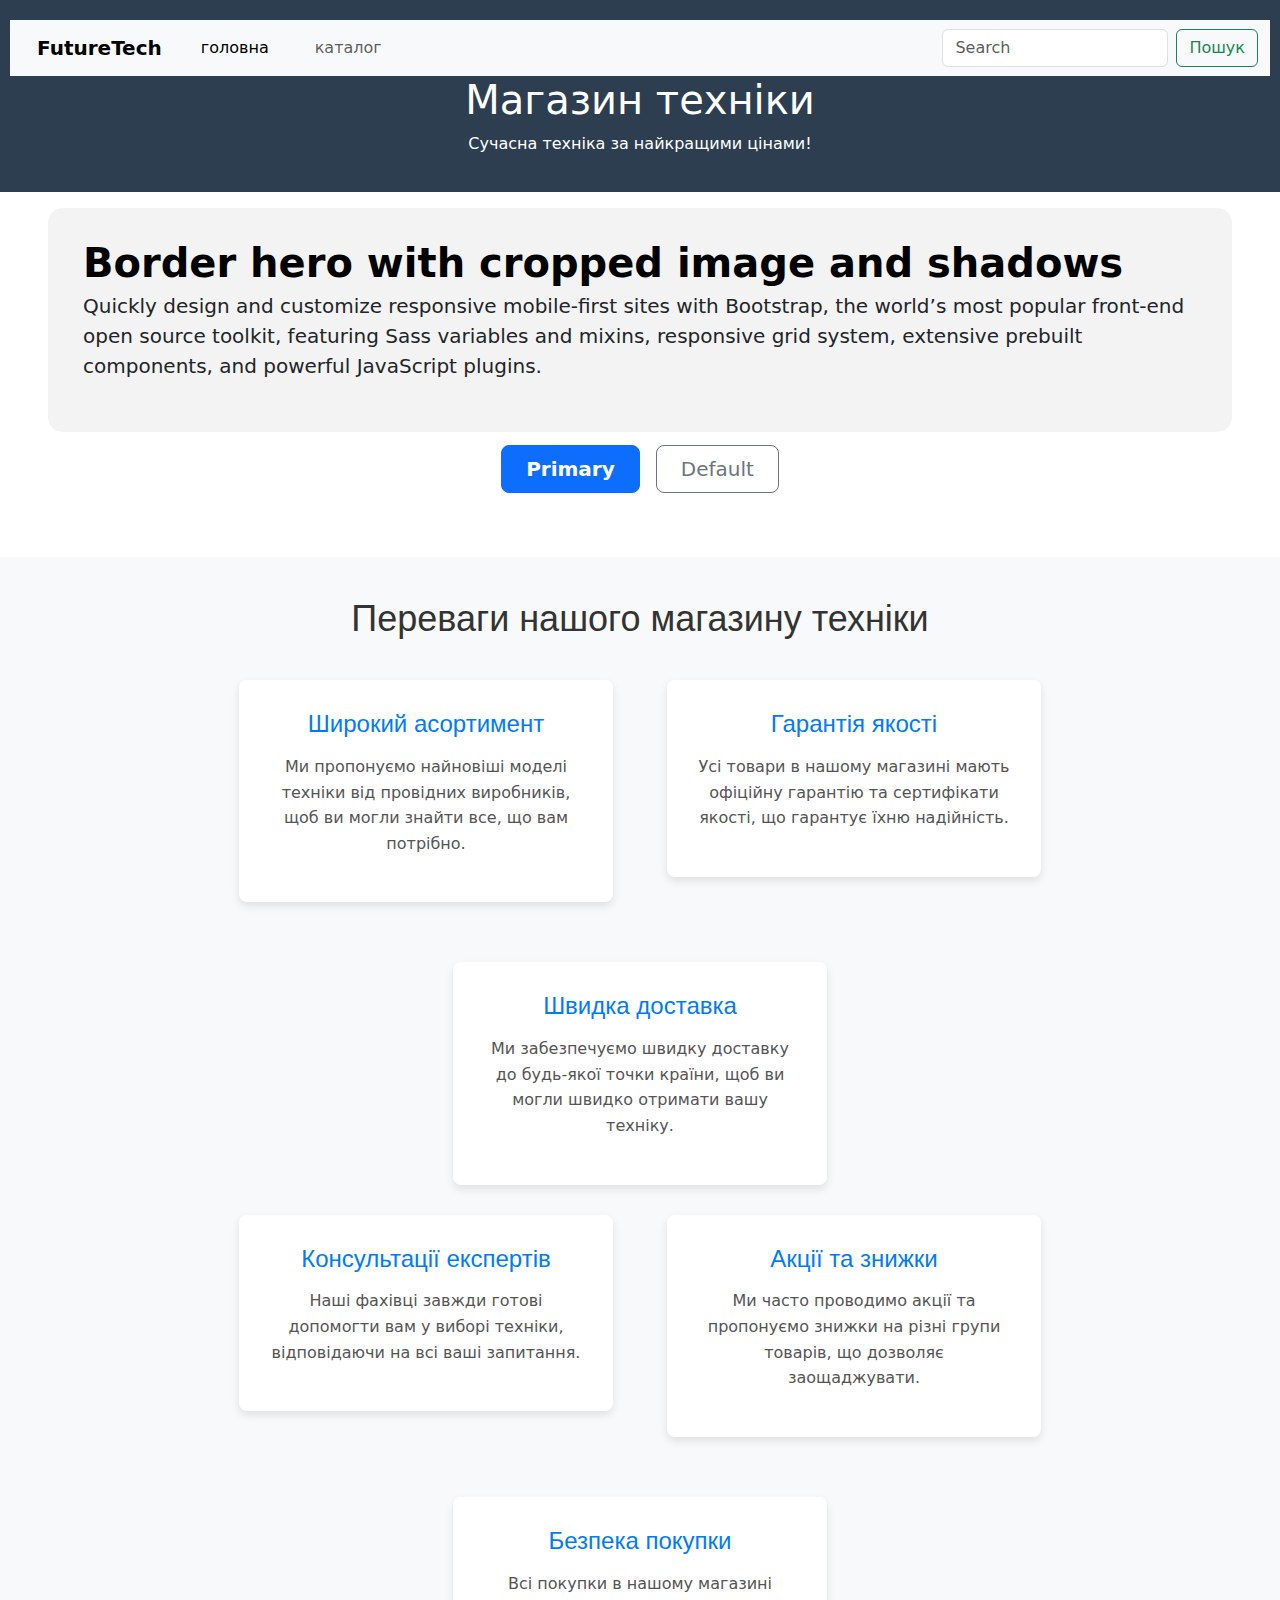
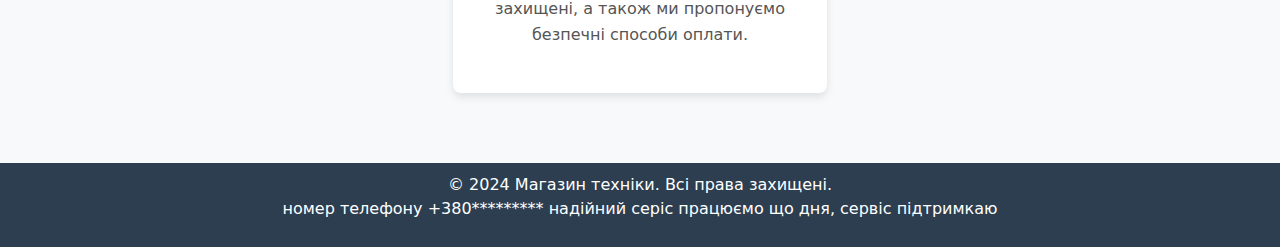
<file: index.html>
<!DOCTYPE html>
<html lang="uk">
<head>
    <meta charset="UTF-8">
    <meta name="viewport" content="width=device-width, initial-scale=1.0">
    <title>Магазин техніки</title>
  <link rel="stylesheet" href="./styles.css" />
    <link href="https://cdn.jsdelivr.net/npm/bootstrap@5.3.3/dist/css/bootstrap.min.css" rel="stylesheet" integrity="sha384-QWTKZyjpPEjISv5WaRU9OFeRpok6YctnYmDr5pNlyT2bRjXh0JMhjY6hW+ALEwIH" crossorigin="anonymous">
    </head>
<body>
    <header>
        <nav class="navbar navbar-expand-lg bg-body-tertiary">
            <div class="container-fluid">
                <a class="navbar-brand" href="#">FutureTech</a>
                <button class="navbar-toggler" type="button" data-bs-toggle="collapse" data-bs-target="#navbarSupportedContent" aria-controls="navbarSupportedContent" aria-expanded="false" aria-label="Toggle navigation">
                <span class="navbar-toggler-icon"></span>
                </button>
                <div class="collapse navbar-collapse" id="navbarSupportedContent">
                <ul class="navbar-nav me-auto mb-2 mb-lg-0">
                    <li class="nav-item">
                    <a class="nav-link active" aria-current="page" href="index.html">головна</a>
                    </li>
                    <li class="nav-item">
                    <a class="nav-link" href="catalog.html">каталог</a>
                    </li>
                    
     
                </ul>
                <form class="d-flex" role="search">
                    <input class="form-control me-2" type="search" placeholder="Search" aria-label="Search">
                    <button class="btn btn-outline-success" type="submit">Пошук</button>
                </form>
                </div>
            </div>
        </nav>
        <h1>Магазин техніки</h1>
        <p>Сучасна техніка за найкращими цінами!</p>
    </header>

    <main>
        <div class="hero">
            <div class="w-100 p-3 p-lg-5 pt-lg-3 hero-bg">
                <div class="hero-text">
                    <h1 class="fw-bold lh-1 text-body-emphasis">Border hero with cropped image and shadows</h1>
                    <p class="lead">Quickly design and customize responsive mobile-first sites with Bootstrap, the world’s most popular front-end open source toolkit, featuring Sass variables and mixins, responsive grid system, extensive prebuilt components, and powerful JavaScript plugins.</p>
                </div>
                <div class="d-grid gap-2 d-md-flex justify-content-md-start mb-4 mb-lg-3">
                <button type="button" class="btn btn-primary btn-lg px-4 me-md-2 fw-bold">Primary</button>
                <button type="button" class="btn btn-outline-secondary btn-lg px-4">Default</button>
                </div>
            </div>
        </div>

        <!-- інші розділи -->
        <section class="advantages">
            <div class="stars-background"></div>
            <div class="container">
                <h2>Переваги нашого магазину техніки</h2>
                <div class="row">
                <div class="col-md-4">
                    <div class="advantage-item">
                    <h3>Широкий асортимент</h3>
                    <p>Ми пропонуємо найновіші моделі техніки від провідних виробників, щоб ви могли знайти все, що вам потрібно.</p>
                    </div>
                </div>
                <div class="col-md-4">
                    <div class="advantage-item">
                    <h3>Гарантія якості</h3>
                    <p>Усі товари в нашому магазині мають офіційну гарантію та сертифікати якості, що гарантує їхню надійність.</p>
                    </div>
                </div>
                <div class="col-md-4">
                    <div class="advantage-item">
                    <h3>Швидка доставка</h3>
                    <p>Ми забезпечуємо швидку доставку до будь-якої точки країни, щоб ви могли швидко отримати вашу техніку.</p>
                    </div>
                </div>
                </div>
                <div class="row">
                <div class="col-md-4">
                    <div class="advantage-item">
                    <h3>Консультації експертів</h3>
                    <p>Наші фахівці завжди готові допомогти вам у виборі техніки, відповідаючи на всі ваші запитання.</p>
                    </div>
                </div>
                <div class="col-md-4">
                    <div class="advantage-item">
                    <h3>Акції та знижки</h3>
                    <p>Ми часто проводимо акції та пропонуємо знижки на різні групи товарів, що дозволяє заощаджувати.</p>
                    </div>
                </div>
                <div class="col-md-4">
                    <div class="advantage-item">
                    <h3>Безпека покупки</h3>
                    <p>Всі покупки в нашому магазині захищені, а також ми пропонуємо безпечні способи оплати.</p>
                    </div>
                </div>
                </div>
            </div>
            </section>

    </main>
    <footer>
        <p>&copy; 2024 Магазин техніки. Всі права захищені.                        
                <br>  номер телефону +380*********    
          надійний серіс працюємо що дня, сервіс підтримкаю </p>
    </footer>
</body>
<script>

</script>
<script src="https://cdn.jsdelivr.net/npm/bootstrap@5.3.3/dist/js/bootstrap.bundle.min.js" integrity="sha384-YvpcrYf0tY3lHB60NNkmXc5s9fDVZLESaAA55NDzOxhy9GkcIdslK1eN7N6jIeHz" crossorigin="anonymous"></script>
</html>
</file>
<file: styles.css>
body {
    font-family: sans-serif;
}

body {
    font-family: Arial, sans-serif;
    margin: 0;
    padding: 0;
    background-color: #f4f4f4;
}
header {
    background-color: #2c3e50;
    color: #fff;
    padding: 20px 10px;
    text-align: center;
}
nav {
    background-color: #34495e;
    padding: 10px;
    text-align: center;
}
nav a {
    color: #fff;
    text-decoration: none;
    margin: 0 15px;
    font-weight: bold;
}
nav a:hover {
    color: #f39c12;
}
.container {
    display: flex;
    flex-wrap: wrap;
    justify-content: center;
    padding: 20px;
}
.product {
    background: #fff;
    border: 1px solid #ddd;
    border-radius: 5px;
    margin: 15px;
    padding: 15px;
    width: 250px;
    text-align: center;
    box-shadow: 0 2px 5px rgba(0,0,0,0.1);
}
.product img {
    max-width: 250px;
    height: 210px;
}
.product h3 {
    font-size: 18px;
    color: #333;
}
.product p {
    font-size: 16px;
    color: #666;
}
.product button {
    background-color: #27ae60;
    color: #fff;
    border: none;
    padding: 10px 15px;
    cursor: pointer;
    border-radius: 3px;
    font-size: 16px;
}
.product button:hover {
    background-color: #2ecc71;
}
footer {
    background-color: #2c3e50;
    color: #fff;
    text-align: center;
    padding: 10px 0;
    width: 100%;
}

.hero{
    width: 100%;


}

.hero-bg{
    display: flex;
    justify-content: center;
    align-items: center;

    flex-direction: column;

    padding: 20px;
    background-image: url(https://images6.alphacoders.com/133/1338694.png);
    background-position: center;
    background-repeat: no-repeat;
    background-size: cover;
}

.hero-text{
    background: #dddddd5d;
    padding: 35px;
    border-radius: 15px;
    margin-bottom: 13px;
}

/* Загальні стилі для розділу */
.advantages {
  background-color: #f8f9fa;
  padding: 40px 0;
}

.advantages .container {
  max-width: 1200px;
  margin: 0 auto;
  padding: 0 15px;
}

/* Заголовок розділу */
.advantages h2 {
  text-align: center;
  font-size: 36px;
  color: #333;
  margin-bottom: 40px;
  font-family: 'Arial', sans-serif;
}

/* Стилі для контейнерів з перевагами */
.advantage-item {
  background-color: #ffffff;
  border-radius: 8px;
  box-shadow: 0 4px 8px rgba(0, 0, 0, 0.1);
  padding: 30px;
  text-align: center;
  transition: all 0.3s ease;
}

.advantage-item:hover {
  transform: translateY(-10px);
  box-shadow: 0 8px 16px rgba(0, 0, 0, 0.2);
}

.advantage-item h3 {
  font-size: 24px;
  color: #007bff;
  margin-bottom: 15px;
  font-family: 'Arial', sans-serif;
}

.advantage-item p {
  font-size: 16px;
  color: #555;
  line-height: 1.6;
}

/* Сітка для переваг */
.row {
  display: flex;
  flex-wrap: wrap;
  gap: 30px;
  justify-content: center;
}

.col-md-4 {
  flex: 1 1 calc(33.333% - 30px);
  max-width: calc(33.333% - 30px);
  margin-bottom: 30px;
}

@media (max-width: 768px) {
  .col-md-4 {
    flex: 1 1 100%;
    max-width: 100%;
  }
}

/* Стилі для кнопки або додаткових елементів (за бажанням) */
.advantages .btn {
  display: inline-block;
  padding: 12px 30px;
  background-color: #007bff;
  color: #fff;
  font-size: 16px;
  text-decoration: none;
  border-radius: 5px;
  text-align: center;
  margin-top: 20px;
  transition: background-color 0.3s ease;
}

.advantages .btn:hover {
  background-color: #0056b3;
}

/*  */
/* Анімація */
</file>
